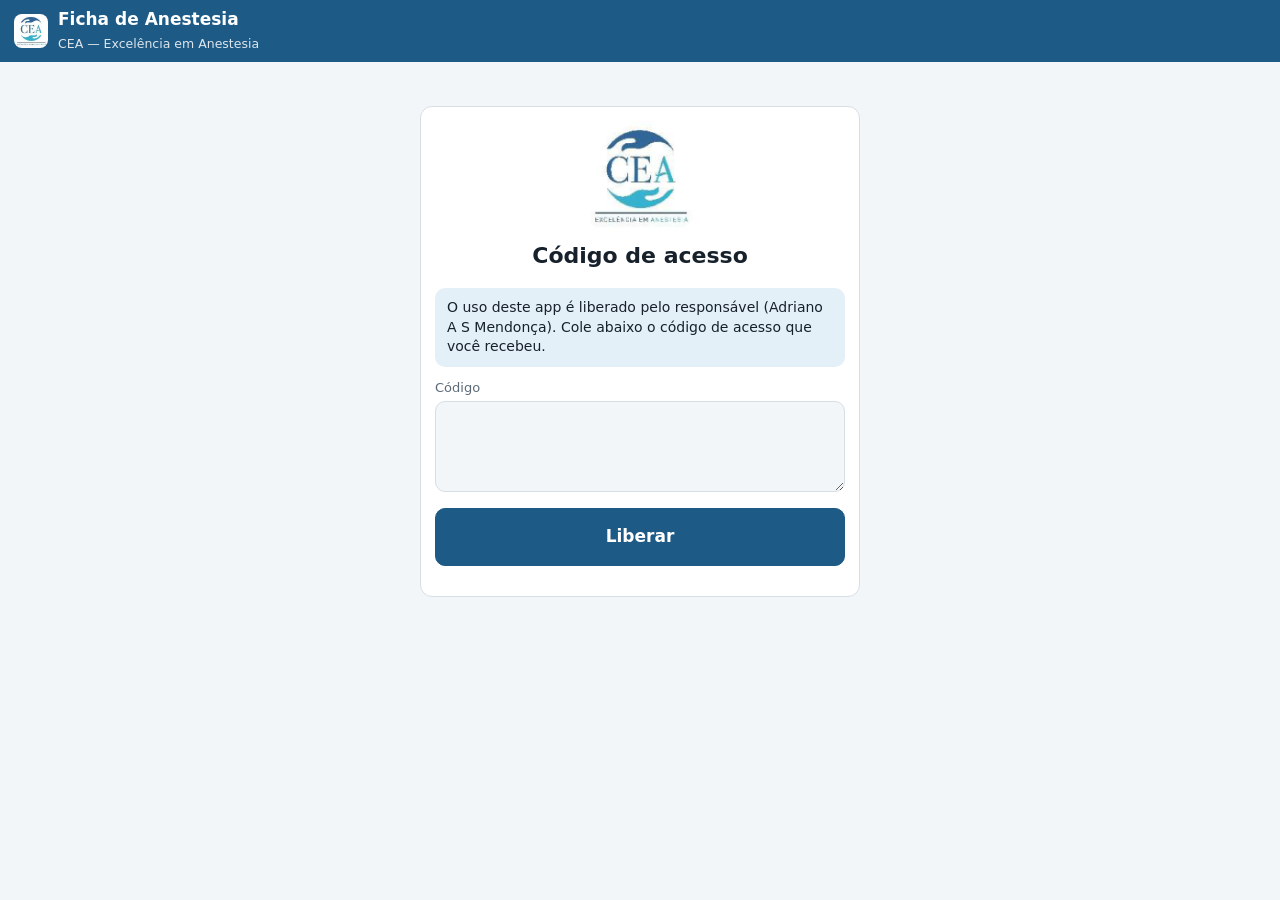
<file: index.html>
<!doctype html>
<html lang="pt-BR">
<head>
  <meta charset="utf-8">
  <meta name="viewport" content="width=device-width, initial-scale=1, viewport-fit=cover">
  <meta name="theme-color" content="#1d5a86">
  <meta name="description" content="Ficha de anestesia digital: preenchimento durante o ato anestésico e geração de PDF.">
  <title>Ficha de Anestesia</title>
  <link rel="manifest" href="manifest.webmanifest">
  <link rel="icon" href="icons/icon-192.png">
  <link rel="apple-touch-icon" href="icons/icon-192.png">
  <link rel="stylesheet" href="css/app.css">
</head>
<body>
  <header class="topbar" id="topbar"></header>
  <main id="app"></main>
  <nav class="tabs" id="tabs" hidden></nav>
  <dialog id="modal"></dialog>
  <div id="toast" role="status" aria-live="polite"></div>
  <script>
    // Se algo falhar ao abrir o app, mostra o erro na tela (em vez de ficar em branco).
    (function () {
      var erros = [];
      function mostrar() {
        var app = document.getElementById('app');
        if (!app || app.children.length) return;
        app.innerHTML = '<div style="margin:20px;padding:16px;border-radius:12px;background:#fbe5e3;color:#7a1c16;font:15px system-ui">' +
          '<b>O app não conseguiu abrir.</b><br>Tire um print desta tela e envie ao desenvolvedor.<pre style="white-space:pre-wrap;font-size:12px;margin-top:10px">' +
          (erros.join(' | ') || 'Sem mensagem de erro.').replace(/[<&]/g, function (c) { return c === '<' ? '&lt;' : '&amp;'; }) + '</pre></div>';
      }
      window.addEventListener('error', function (e) { erros.push((e.message || 'erro') + ' @ ' + (e.filename || '').split('/').pop() + ':' + (e.lineno || '')); mostrar(); });
      window.addEventListener('unhandledrejection', function (e) { erros.push(String(e.reason && (e.reason.stack || e.reason.message) || e.reason)); mostrar(); });
      setTimeout(mostrar, 6000);
    })();
  </script>
  <script src="lib/jspdf.umd.min.js"></script>
  <script type="module" src="js/app.js"></script>
</body>
</html>
</file>
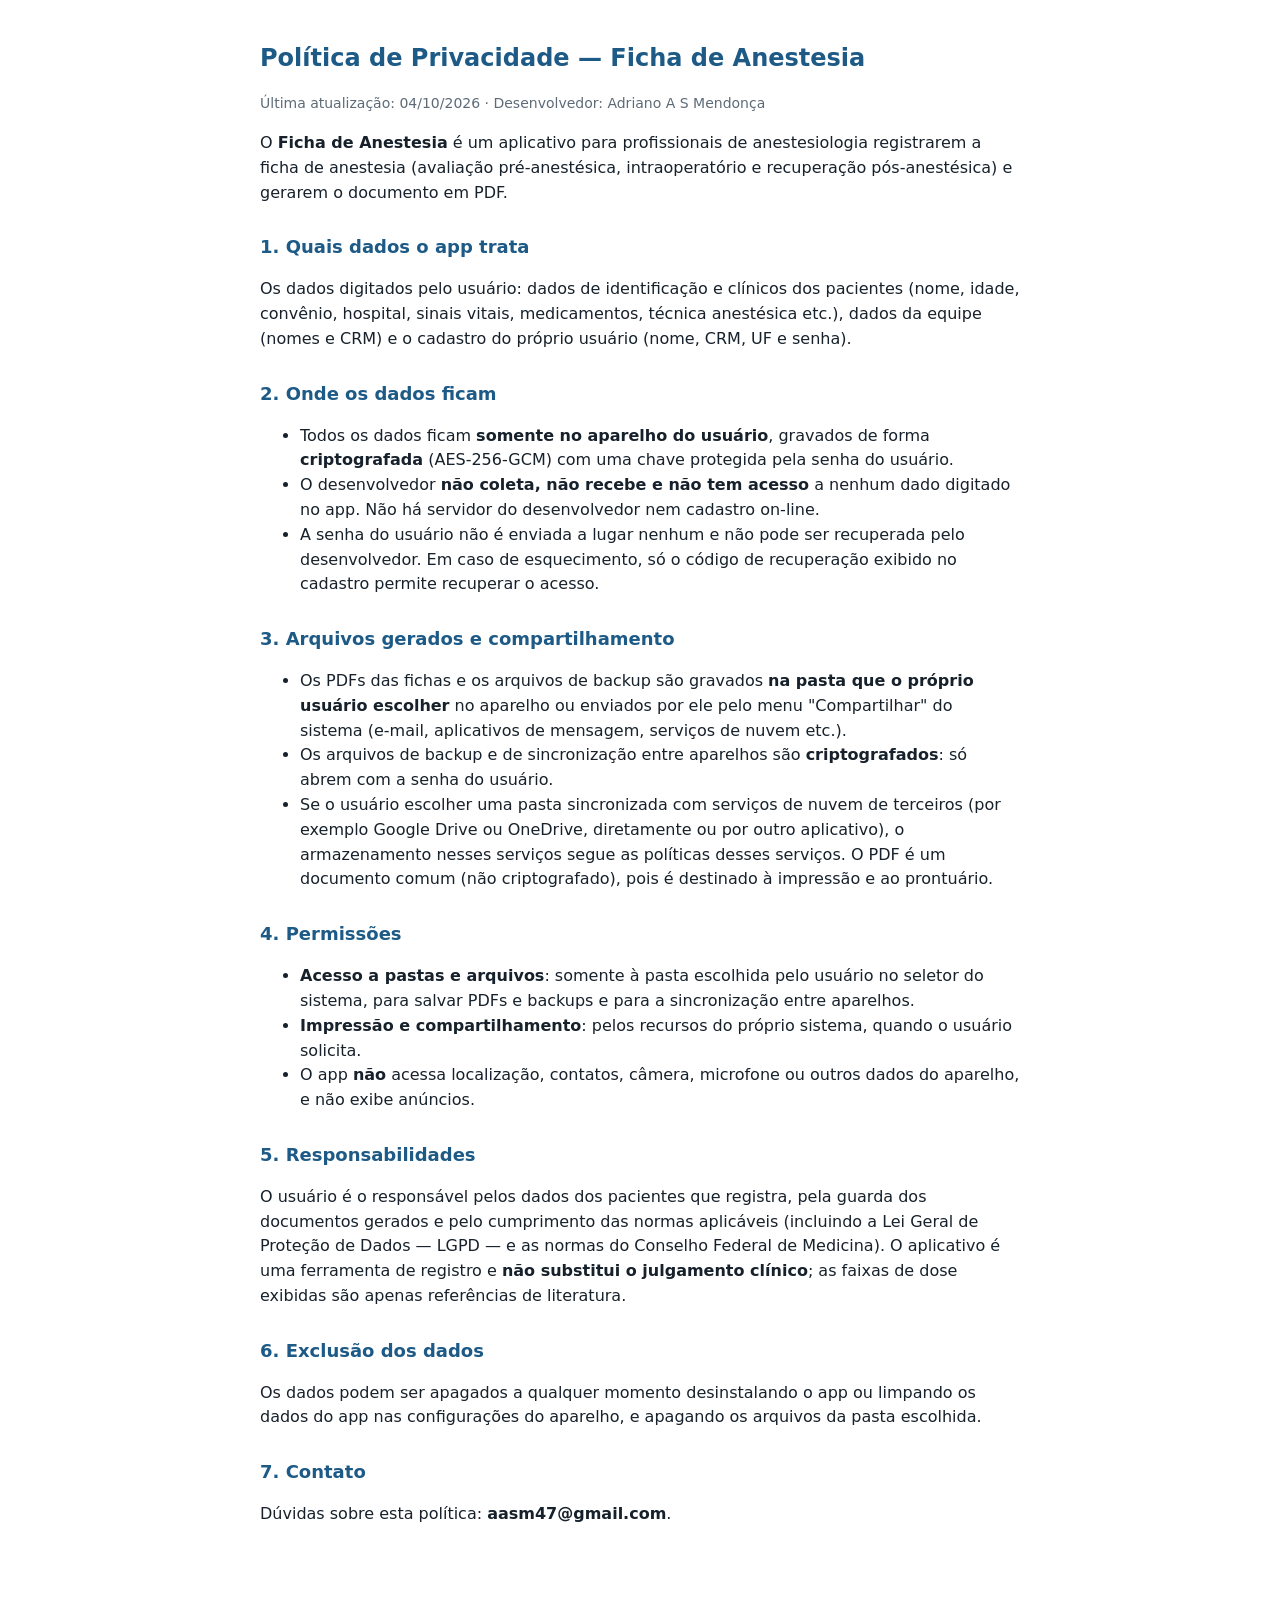
<file: privacidade.html>
<!doctype html>
<html lang="pt-BR">
<head>
<meta charset="utf-8">
<meta name="viewport" content="width=device-width, initial-scale=1">
<title>Política de Privacidade — Ficha de Anestesia</title>
<style>
  body { font-family: system-ui, "Segoe UI", Roboto, sans-serif; max-width: 760px; margin: 0 auto; padding: 24px 18px 60px; line-height: 1.55; color: #17212b; }
  h1 { color: #1d5a86; font-size: 24px; }
  h2 { color: #1d5a86; font-size: 18px; margin-top: 28px; }
  .muted { color: #5d6b78; font-size: 14px; }
</style>
</head>
<body>
<h1>Política de Privacidade — Ficha de Anestesia</h1>
<p class="muted">Última atualização: 04/10/2026 · Desenvolvedor: Adriano A S Mendonça</p>

<p>O <b>Ficha de Anestesia</b> é um aplicativo para profissionais de anestesiologia registrarem a ficha de anestesia
(avaliação pré-anestésica, intraoperatório e recuperação pós-anestésica) e gerarem o documento em PDF.</p>

<h2>1. Quais dados o app trata</h2>
<p>Os dados digitados pelo usuário: dados de identificação e clínicos dos pacientes (nome, idade, convênio, hospital,
sinais vitais, medicamentos, técnica anestésica etc.), dados da equipe (nomes e CRM) e o cadastro do próprio usuário
(nome, CRM, UF e senha).</p>

<h2>2. Onde os dados ficam</h2>
<ul>
  <li>Todos os dados ficam <b>somente no aparelho do usuário</b>, gravados de forma <b>criptografada</b> (AES-256-GCM)
    com uma chave protegida pela senha do usuário.</li>
  <li>O desenvolvedor <b>não coleta, não recebe e não tem acesso</b> a nenhum dado digitado no app. Não há servidor do
    desenvolvedor nem cadastro on-line.</li>
  <li>A senha do usuário não é enviada a lugar nenhum e não pode ser recuperada pelo desenvolvedor. Em caso de
    esquecimento, só o código de recuperação exibido no cadastro permite recuperar o acesso.</li>
</ul>

<h2>3. Arquivos gerados e compartilhamento</h2>
<ul>
  <li>Os PDFs das fichas e os arquivos de backup são gravados <b>na pasta que o próprio usuário escolher</b> no aparelho
    ou enviados por ele pelo menu "Compartilhar" do sistema (e-mail, aplicativos de mensagem, serviços de nuvem etc.).</li>
  <li>Os arquivos de backup e de sincronização entre aparelhos são <b>criptografados</b>: só abrem com a senha do usuário.</li>
  <li>Se o usuário escolher uma pasta sincronizada com serviços de nuvem de terceiros (por exemplo Google Drive ou
    OneDrive, diretamente ou por outro aplicativo), o armazenamento nesses serviços segue as políticas desses serviços.
    O PDF é um documento comum (não criptografado), pois é destinado à impressão e ao prontuário.</li>
</ul>

<h2>4. Permissões</h2>
<ul>
  <li><b>Acesso a pastas e arquivos</b>: somente à pasta escolhida pelo usuário no seletor do sistema, para salvar PDFs e
    backups e para a sincronização entre aparelhos.</li>
  <li><b>Impressão e compartilhamento</b>: pelos recursos do próprio sistema, quando o usuário solicita.</li>
  <li>O app <b>não</b> acessa localização, contatos, câmera, microfone ou outros dados do aparelho, e não exibe anúncios.</li>
</ul>

<h2>5. Responsabilidades</h2>
<p>O usuário é o responsável pelos dados dos pacientes que registra, pela guarda dos documentos gerados e pelo cumprimento
das normas aplicáveis (incluindo a Lei Geral de Proteção de Dados — LGPD — e as normas do Conselho Federal de Medicina).
O aplicativo é uma ferramenta de registro e <b>não substitui o julgamento clínico</b>; as faixas de dose exibidas são
apenas referências de literatura.</p>

<h2>6. Exclusão dos dados</h2>
<p>Os dados podem ser apagados a qualquer momento desinstalando o app ou limpando os dados do app nas configurações do
aparelho, e apagando os arquivos da pasta escolhida.</p>

<h2>7. Contato</h2>
<p>Dúvidas sobre esta política: <b>aasm47@gmail.com</b>.</p>
</body>
</html>
</file>
<file: css/app.css>
:root {
  --bg: #f3f6f9;
  --card: #ffffff;
  --text: #17212b;
  --muted: #5d6b78;
  --line: #d6dee6;
  --pri: #1d5a86;
  --pri-2: #2a8cc4;
  --pri-soft: #e3f0f8;
  --ok: #1d7a4a;
  --ok-soft: #e1f3e8;
  --warn: #a15c00;
  --warn-soft: #fdf0dc;
  --bad: #b3261e;
  --bad-soft: #fbe5e3;
  --pas: #1f4fb8;
  --pad: #1f4fb8;
  --fc: #c0392b;
  --radius: 12px;
  --tap: 46px;
  color-scheme: light;
}
@media (prefers-color-scheme: dark) {
  :root {
    --bg: #0f151b; --card: #18212a; --text: #e6edf3; --muted: #97a6b4; --line: #2c3a47;
    --pri: #5eb1e6; --pri-2: #7cc3ee; --pri-soft: #17324a; --ok: #5ccf8e; --ok-soft: #173427;
    --warn: #f0b35a; --warn-soft: #3a2b12; --bad: #f28b82; --bad-soft: #3d1c1a;
    --pas: #7fa7ff; --pad: #7fa7ff; --fc: #ff8a7a;
    color-scheme: dark;
  }
}

* { box-sizing: border-box; }
[hidden] { display: none !important; }
html, body { margin: 0; }
body {
  font-family: system-ui, -apple-system, "Segoe UI", Roboto, sans-serif;
  background: var(--bg); color: var(--text); font-size: 16px; line-height: 1.4;
  padding-bottom: calc(70px + var(--safe-area-inset-bottom, env(safe-area-inset-bottom, 0px)));
  -webkit-tap-highlight-color: transparent;
}
button, input, select, textarea { font: inherit; color: inherit; }

/* ---------- barra superior ---------- */
.topbar {
  position: sticky; top: 0; z-index: 20; display: flex; align-items: center; gap: 10px;
  padding: calc(8px + var(--safe-area-inset-top, env(safe-area-inset-top, 0px))) 14px 8px; background: var(--pri); color: #fff;
  min-height: 56px;
}
@media (prefers-color-scheme: dark) { .topbar { background: #143e5c; } }
.topbar .ttl { flex: 1; min-width: 0; }
.topbar .ttl b { display: block; font-size: 17px; white-space: nowrap; overflow: hidden; text-overflow: ellipsis; }
.topbar .ttl small { opacity: .85; font-size: 12.5px; }
.topbar button {
  background: rgba(255,255,255,.14); border: 0; color: #fff; border-radius: 10px;
  min-height: 40px; min-width: 40px; padding: 0 12px; cursor: pointer;
}
.topbar img { width: 34px; height: 34px; border-radius: 8px; background: #fff; }

/* ---------- abas inferiores ---------- */
.tabs {
  position: fixed; bottom: 0; left: 0; right: 0; z-index: 20; display: flex;
  background: var(--card); border-top: 1px solid var(--line);
  padding-bottom: var(--safe-area-inset-bottom, env(safe-area-inset-bottom, 0px)); overflow-x: auto; scrollbar-width: none;
}
.tabs::-webkit-scrollbar { display: none; }
.tabs button {
  flex: 1 0 auto; min-width: 64px; border: 0; background: none; padding: 8px 6px 7px; cursor: pointer;
  display: flex; flex-direction: column; align-items: center; gap: 2px; color: var(--muted); font-size: 11.5px;
}
.tabs button .ic { font-size: 19px; line-height: 1; }
.tabs button[aria-current="true"] { color: var(--pri); font-weight: 600; box-shadow: inset 0 3px 0 var(--pri); }

main { max-width: 1100px; margin: 0 auto; padding: 14px; }

/* ---------- cartões e formulários ---------- */
.card {
  background: var(--card); border: 1px solid var(--line); border-radius: var(--radius);
  padding: 14px; margin-bottom: 14px;
}
.card > h2, .card > h3 { margin: 0 0 10px; font-size: 16px; color: var(--pri); }
.card > h3 { font-size: 15px; }
.grid { display: grid; gap: 10px 12px; grid-template-columns: repeat(auto-fill, minmax(150px, 1fr)); }
.grid.g2 { grid-template-columns: repeat(auto-fill, minmax(260px, 1fr)); }
.span2 { grid-column: span 2; }
.full { grid-column: 1 / -1; }
@media (max-width: 420px) { .span2 { grid-column: 1 / -1; } }
.cols2 { display: grid; gap: 14px; grid-template-columns: 1fr; }
@media (min-width: 820px) { .cols2 { grid-template-columns: 1fr 1fr; } }

label.f { display: flex; flex-direction: column; gap: 4px; font-size: 13px; color: var(--muted); }
input[type=text], input[type=number], input[type=password], input[type=date], input[type=time],
input[type=search], select, textarea {
  min-height: var(--tap); border: 1px solid var(--line); border-radius: 10px; padding: 8px 11px;
  background: var(--bg); color: var(--text); width: 100%; font-size: 16px;
}
textarea { min-height: 90px; resize: vertical; }
input:focus, select:focus, textarea:focus { outline: 2px solid var(--pri-2); outline-offset: 0; border-color: transparent; }
input:disabled, select:disabled, textarea:disabled { opacity: .75; }

.chk {
  display: flex; align-items: center; gap: 10px; min-height: var(--tap); padding: 6px 10px;
  border: 1px solid var(--line); border-radius: 10px; cursor: pointer; background: var(--bg); font-size: 15px;
}
.chk input { width: 22px; height: 22px; accent-color: var(--pri); flex: none; }
.chk:has(input:checked) { background: var(--pri-soft); border-color: var(--pri); }
.chk.na { margin-bottom: 10px; border-style: dashed; font-weight: 600; }
.chk.na:has(input:checked) { background: var(--warn-soft); border-color: var(--warn); }
.checks { display: grid; gap: 8px; grid-template-columns: repeat(auto-fill, minmax(190px, 1fr)); }

.chips { display: flex; flex-wrap: wrap; gap: 8px; }
.chips button {
  min-height: 42px; min-width: 46px; padding: 6px 14px; border-radius: 999px; cursor: pointer;
  border: 1px solid var(--line); background: var(--bg); font-size: 15px;
}
.chips button[aria-pressed="true"] { background: var(--pri); border-color: var(--pri); color: #fff; font-weight: 600; }
.chips button:disabled { cursor: default; }
.row-l { display: flex; align-items: center; gap: 10px; flex-wrap: wrap; margin: 6px 0; }
.row-l > .lbl { min-width: 120px; font-size: 14px; color: var(--muted); }

.btn {
  display: inline-flex; align-items: center; justify-content: center; gap: 8px; min-height: var(--tap);
  padding: 0 18px; border-radius: 10px; border: 1px solid var(--line); background: var(--card);
  cursor: pointer; font-weight: 600; text-decoration: none; color: var(--text);
}
.btn.pri { background: var(--pri); border-color: var(--pri); color: #fff; }
@media (prefers-color-scheme: dark) { .btn.pri { color: #0b1a26; } }
.btn.ok { background: var(--ok); border-color: var(--ok); color: #fff; }
.btn.bad { color: var(--bad); border-color: var(--bad); }
.btn.big { min-height: 58px; font-size: 17px; }
.btn.block { width: 100%; }
.btn:disabled { opacity: .5; cursor: default; }
.btns { display: flex; flex-wrap: wrap; gap: 10px; }

.muted { color: var(--muted); }
.small { font-size: 13px; }
.badge { display: inline-block; padding: 2px 9px; border-radius: 999px; font-size: 12px; font-weight: 600; }
.badge.rascunho { background: var(--warn-soft); color: var(--warn); }
.badge.finalizada { background: var(--ok-soft); color: var(--ok); }
.badge.revisao { background: var(--bad-soft); color: var(--bad); }
.note { padding: 10px 12px; border-radius: 10px; background: var(--pri-soft); font-size: 14px; margin: 0 0 12px; }
.note.warn { background: var(--warn-soft); }
.note.bad { background: var(--bad-soft); }

/* ---------- login ---------- */
.login { max-width: 440px; margin: 30px auto; }
.login .logo { display: block; width: 110px; height: 110px; margin: 0 auto 10px; border-radius: 22px; background: #fff; }
.login h1 { text-align: center; font-size: 22px; margin: 0 0 16px; }
.userpick { display: grid; gap: 8px; margin-bottom: 12px; }
.userpick button { text-align: left; padding: 12px; border-radius: 10px; border: 1px solid var(--line); background: var(--bg); cursor: pointer; }
.userpick button[aria-pressed="true"] { border-color: var(--pri); background: var(--pri-soft); }
.code { font-family: ui-monospace, Consolas, monospace; font-size: 20px; letter-spacing: 1px; text-align: center;
  padding: 14px; background: var(--bg); border: 2px dashed var(--pri); border-radius: 10px; user-select: all; word-break: break-all; }

/* ---------- lista de fichas ---------- */
.lista { display: grid; gap: 10px; }
.item {
  display: flex; gap: 12px; align-items: center; padding: 12px 14px; background: var(--card);
  border: 1px solid var(--line); border-radius: var(--radius); cursor: pointer; text-align: left; width: 100%;
}
.item .main { flex: 1; min-width: 0; }
.item b { display: block; white-space: nowrap; overflow: hidden; text-overflow: ellipsis; }
.item .sub { font-size: 13px; color: var(--muted); }
.toolbar { display: flex; gap: 10px; margin-bottom: 12px; flex-wrap: wrap; }
.toolbar input { flex: 1; min-width: 180px; }

/* ---------- intraoperatório ---------- */
.clock { display: flex; align-items: baseline; gap: 14px; flex-wrap: wrap; }
.clock .h { font-size: 38px; font-weight: 700; font-variant-numeric: tabular-nums; }
.tempos { display: grid; grid-template-columns: repeat(auto-fill, minmax(150px, 1fr)); gap: 8px; margin-top: 10px; }
.tempo { border: 1px dashed var(--line); border-radius: 10px; padding: 8px 10px; min-height: 58px; cursor: pointer; background: var(--bg); text-align: left; }
.tempo small { display: block; color: var(--muted); font-size: 12px; }
.tempo b { font-size: 20px; font-variant-numeric: tabular-nums; }
.tempo.set { border-style: solid; border-color: var(--ok); background: var(--ok-soft); }
.acoes { display: grid; grid-template-columns: repeat(2, 1fr); gap: 10px; }
@media (min-width: 700px) { .acoes { grid-template-columns: repeat(4, 1fr); } }
.acoes .btn { min-height: 64px; font-size: 16px; flex-direction: column; gap: 2px; }
.acoes .btn .ic { font-size: 22px; }
.alerta-sv { font-size: 13px; margin-top: 8px; }
.alerta-sv.late { color: var(--warn); font-weight: 600; }
.chart { width: 100%; height: auto; display: block; }
.chart text { fill: var(--muted); font-size: 10px; }
.chart .grid-l { stroke: var(--line); stroke-width: 1; }
.leg { display: flex; gap: 14px; font-size: 13px; color: var(--muted); flex-wrap: wrap; }
.leg span::before { margin-right: 4px; }
.leg .pas::before { content: "▼"; color: var(--pas); }
.leg .pad::before { content: "▲"; color: var(--pad); }
.leg .fc::before { content: "●"; color: var(--fc); }

.tl { display: grid; gap: 6px; }
.tl .ev {
  display: grid; grid-template-columns: 56px 1fr auto; gap: 10px; align-items: center;
  padding: 8px 10px; border-radius: 10px; background: var(--bg); border: 1px solid var(--line);
}
.tl .ev .t { font-weight: 700; font-variant-numeric: tabular-nums; }
.tl .ev .k { font-size: 12px; color: var(--muted); display: block; }
.tl .ev button { border: 0; background: none; cursor: pointer; font-size: 18px; min-width: 40px; min-height: 40px; color: var(--muted); }
.tl .ev.sv { border-left: 4px solid var(--pas); }
.tl .ev.dr { border-left: 4px solid #8e44ad; }
.tl .ev.fl { border-left: 4px solid #16a085; }
.tl .ev.eo { border-left: 4px solid var(--warn); }

/* ---------- modal ---------- */
dialog {
  border: 0; border-radius: 16px; padding: 0; width: min(560px, calc(100vw - 20px));
  max-height: calc(100vh - 30px); background: var(--card); color: var(--text);
  box-shadow: 0 20px 60px rgba(0,0,0,.35);
}
/* janela presa no alto: cresce para baixo sem deslocar os botões já na tela */
dialog.topo { margin-top: 12px; margin-bottom: auto; }
dialog::backdrop { background: rgba(10, 20, 30, .55); }
dialog form { display: flex; flex-direction: column; max-height: calc(100vh - 30px); }
dialog .mh { padding: 14px 16px; border-bottom: 1px solid var(--line); font-weight: 700; font-size: 17px; }
dialog .mb { padding: 14px 16px; overflow-y: auto; }
dialog .mf { padding: 12px 16px; border-top: 1px solid var(--line); display: flex; gap: 10px; justify-content: flex-end; flex-wrap: wrap; }
.favs { max-height: 180px; overflow-y: auto; }
.vit { display: grid; grid-template-columns: repeat(3, 1fr); gap: 10px; }
.vit input { font-size: 22px; text-align: center; font-weight: 600; }

#toast {
  position: fixed; left: 50%; bottom: calc(84px + env(safe-area-inset-bottom)); transform: translateX(-50%) translateY(20px);
  background: #22303c; color: #fff; padding: 10px 16px; border-radius: 10px; opacity: 0; pointer-events: none;
  transition: .2s; z-index: 50; max-width: calc(100vw - 30px); font-size: 14.5px;
}
#toast.show { opacity: 1; transform: translateX(-50%); }

.pend li { margin: 4px 0; }
.audit { font-size: 13px; }
.audit li { margin-bottom: 6px; }
table.ald { width: 100%; border-collapse: collapse; font-size: 14px; }
table.ald td, table.ald th { border-bottom: 1px solid var(--line); padding: 6px 4px; text-align: left; }
.ald-tempo { margin-bottom: 12px; }
.ald-tot { font-size: 20px; font-weight: 700; color: var(--pri); }

.calc { min-height: var(--tap); display: flex; align-items: center; padding: 8px 11px; border-radius: 10px;
  background: var(--pri-soft); color: var(--text); font-weight: 700; font-size: 17px; }
details.sis > summary { display: flex; justify-content: space-between; align-items: center; gap: 10px; cursor: pointer; list-style: none; font-size: 15.5px; }
details.sis > summary::after { content: "▾"; color: var(--muted); }
details.sis[open] > summary::after { content: "▴"; }
details.sis > summary + * { margin-top: 10px; }
.sis-st { margin-left: auto; font-size: 13px; color: var(--pri); font-weight: 600; }
.grid.med { grid-template-columns: 2fr 1.3fr 1.4fr; align-items: end; margin-bottom: 6px; }
@media (max-width: 520px) { .grid.med { grid-template-columns: 1fr 1fr; } .grid.med > :first-child { grid-column: 1 / -1; } }
.tl .ev.in { border-left: 4px solid #d35400; }
.inf-bts { display: flex; flex-direction: column; gap: 6px; }
.inf-bts .btn { min-height: 38px; padding: 0 12px; }
@media (min-width: 700px) { .acoes { grid-template-columns: repeat(5, 1fr); } }

/* data/hora digitada fora do formato */
input.invalido, input[data-mask]:not(:placeholder-shown):invalid { border-color: var(--bad); background: var(--bad-soft); }
</file>
